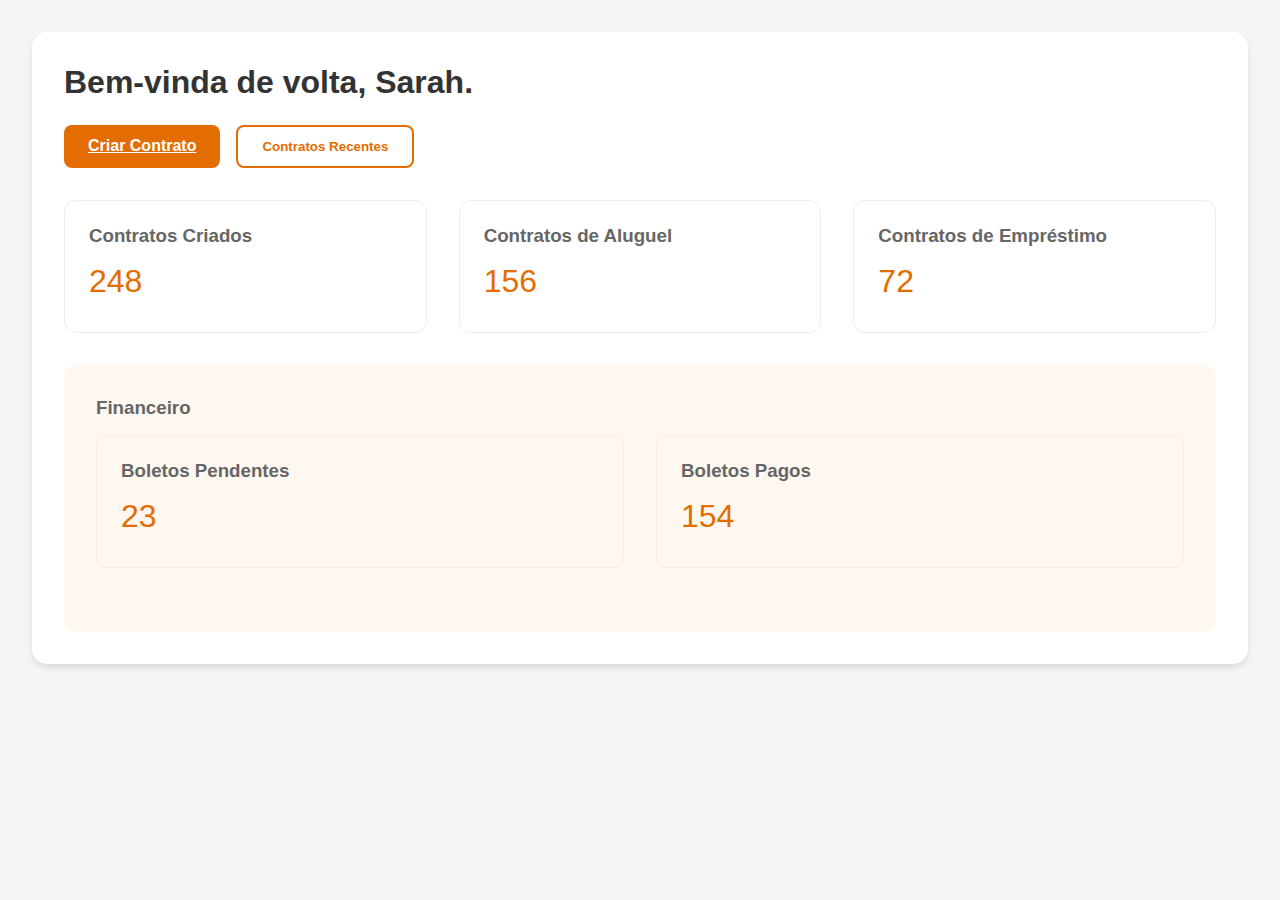
<file: index.html>
<!DOCTYPE html>
<html lang="pt-BR">
<head>
    <meta charset="UTF-8">
    <meta name="viewport" content="width=device-width, initial-scale=1.0">
    <title>Dashboard de Contratos</title>
    <style>
        * {
            margin: 0;
            padding: 0;
            box-sizing: border-box;
            font-family: Arial, sans-serif;
        }

        body {
            background: #f5f5f5;
            padding: 2rem;
        }

        .dashboard {
            background: white;
            padding: 2rem;
            border-radius: 15px;
            box-shadow: 0 4px 6px rgba(0, 0, 0, 0.1);
        }

        .welcome-section h1 {
            color: #333;
            margin-bottom: 1.5rem;
        }

        .button-group {
            display: flex;
            gap: 1rem;
            margin-bottom: 2rem;
        }

        .btn-primary {
            background: #E36D00;
            color: white;
            padding: 12px 24px;
            border: none;
            border-radius: 8px;
            cursor: pointer;
            font-weight: bold;
        }

        .btn-secondary {
            background: white;
            color: #E36D00;
            padding: 12px 24px;
            border: 2px solid #E36D00;
            border-radius: 8px;
            cursor: pointer;
            font-weight: bold;
        }

        .stats-grid {
            display: flex;
            gap: 2rem;
            margin-bottom: 2rem;
        }

        .stat-card {
            flex: 1;
            padding: 1.5rem;
            border-radius: 12px;
            border: 1px solid #eee;
        }

        .stat-number {
            font-size: 2rem;
            color: #E36D00;
            margin: 0.5rem 0;
        }

        .financial-card {
            background: #fff8f0;
            padding: 2rem;
            border-radius: 12px;
            margin-top: 2rem;
        }

        .section-title {
            color: #666;
            margin-bottom: 1rem;
        }

    </style>
</head>
<body>
    <div class="dashboard">
        <div class="welcome-section">
            <h1>Bem-vinda de volta, Sarah.</h1>
       <div class="button-group">
                <a href="contract.html" class="btn-primary">Criar Contrato</a>
                <button class="btn-secondary">Contratos Recentes</button>
            </div>
        </div>

        <div class="stats-grid">
            <div class="stat-card">
                <h3 class="section-title">Contratos Criados</h3>
                <div class="stat-number">248</div>
            </div>
            <div class="stat-card">
                <h3 class="section-title">Contratos de Aluguel</h3>
                <div class="stat-number">156</div>
            </div>
            <div class="stat-card">
                <h3 class="section-title">Contratos de Empréstimo</h3>
                <div class="stat-number">72</div>
            </div>
        </div>

        <div class="financial-card">
            <h3 class="section-title">Financeiro</h3>
            <div class="stats-grid">
                <div class="stat-card">
                    <h3 class="section-title">Boletos Pendentes</h3>
                    <div class="stat-number">23</div>
                </div>
                <div class="stat-card">
                    <h3 class="section-title">Boletos Pagos</h3>
                    <div class="stat-number">154</div>
                </div>
            </div>
        </div>
    </div>
</body>
</html>
</file>
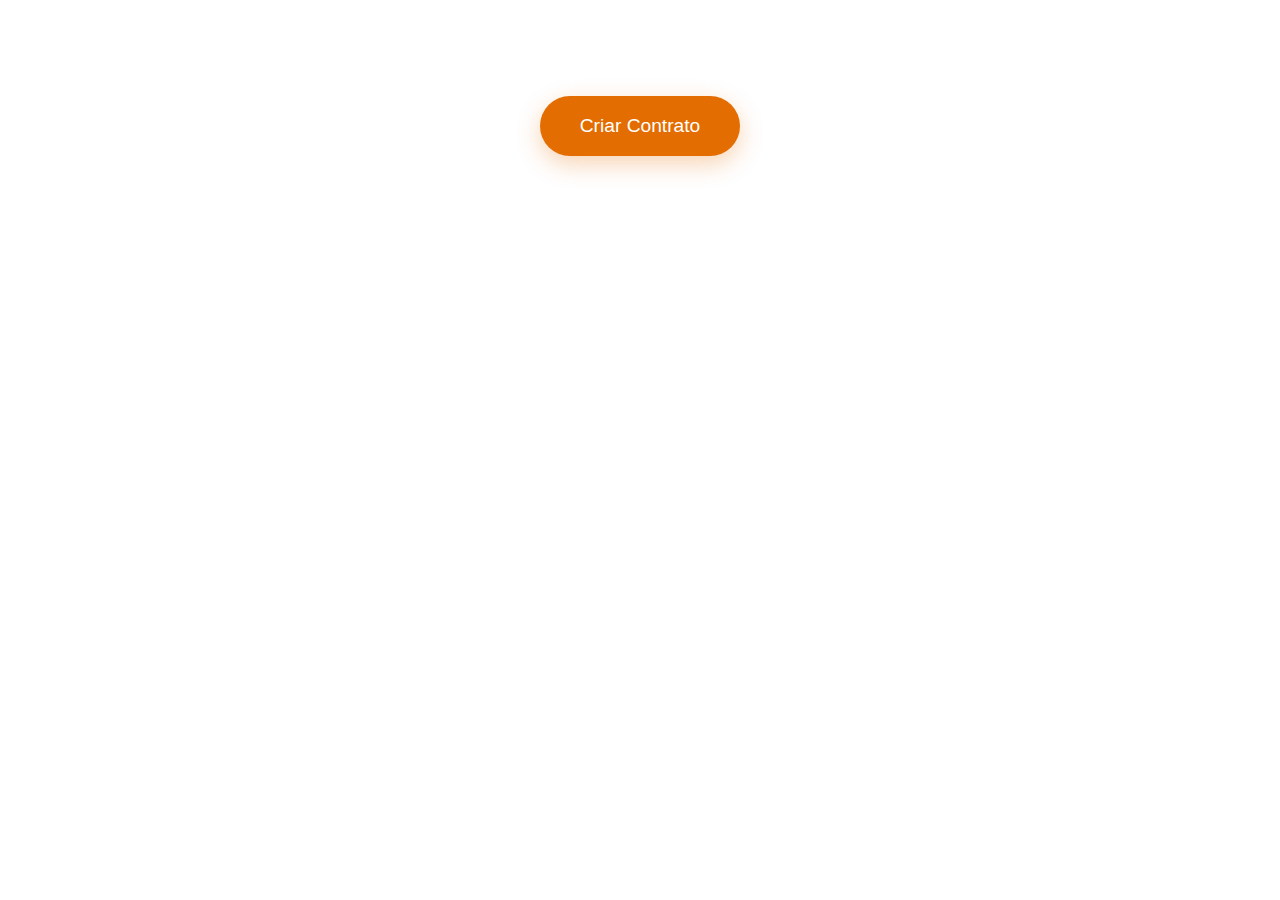
<file: contracts.html>
<!DOCTYPE html>
<html lang="pt-BR">
<head>
  <meta charset="UTF-8">
  <meta name="viewport" content="width=device-width, initial-scale=1.0">
  <title>Contratos Inteligentes | Fintech</title>
  <link href="https://fonts.googleapis.com/css2?family=Poppins:wght@400;500;600&display=swap" rel="stylesheet">
  <style>
    * {
      box-sizing: border-box;
      margin: 0;
      padding: 0;
    }
    body {
      font-family: 'Poppins', sans-serif;
      min-height: 100vh;
      background: #ffffff;
      color: #333;
      display: flex;
      flex-direction: column;
      align-items: center;
      padding: 2rem;
    }
    .main-button {
      background: #E36D00;
      border: none;
      color: #fff;
      padding: 1.2rem 2.5rem;
      border-radius: 50px;
      font-size: 1.2rem;
      cursor: pointer;
      transition: all 0.3s ease;
      margin-top: 4rem;
      box-shadow: 0 8px 24px rgba(227, 109, 0, 0.3);
    }
    .main-button:hover {
      background: #FF7F00;
      transform: translateY(-2px);
      box-shadow: 0 12px 32px rgba(227, 109, 0, 0.4);
    }
    .modal {
      display: none;
      position: fixed;
      top: 0;
      left: 0;
      width: 100%;
      height: 100%;
      background: rgba(0, 0, 0, 0.6);
      backdrop-filter: blur(5px);
      justify-content: center;
      align-items: center;
    }
    .modal-content {
      background: #ffffff;
      padding: 2rem;
      border-radius: 25px;
      width: 90%;
      max-width: 400px;
      box-shadow: 0 8px 32px rgba(0, 0, 0, 0.1);
      animation: fadeIn 0.5s ease;
    }
    @keyframes fadeIn {
      from { opacity: 0; }
      to { opacity: 1; }
    }
    .contract-option {
      background: #f8f8f8;
      border: 2px solid #eee;
      width: 100%;
      padding: 1.5rem;
      margin: 0.5rem 0;
      border-radius: 15px;
      color: #333;
      font-size: 1rem;
      cursor: pointer;
      transition: all 0.3s ease;
    }
    .contract-option:hover {
      background: #fff;
      border-color: #E36D00;
    }
    .disabled {
      background: #f8f8f8;
      color: #999;
      cursor: not-allowed;
    }
    .form-step {
      display: none;
      background: #fff;
      padding: 2rem;
      border-radius: 25px;
      width: 90%;
      max-width: 600px;
      margin: 1rem 0;
      box-shadow: 0 4px 24px rgba(0, 0, 0, 0.1);
    }
    .form-step.active {
      display: block;
    }
    label {
      display: block;
      margin-bottom: 0.5rem;
      font-weight: 500;
      color: #666;
    }
    input {
      width: 100%;
      padding: 1rem;
      margin: 1rem 0;
      background: #f8f8f8;
      border: 2px solid #eee;
      border-radius: 12px;
      color: #333;
      font-size: 1rem;
      transition: all 0.3s ease;
    }
    input:focus {
      border-color: #E36D00;
      outline: none;
    }
    input:read-only {
      background: #f0f0f0;
    }
    button[onclick*="nextStep"], button[onclick*="createDocument"] {
      background: #E36D00;
      color: #fff;
      border: none;
      padding: 1rem 2rem;
      border-radius: 12px;
      float: right;
      cursor: pointer;
      transition: all 0.3s ease;
    }
    button[onclick*="nextStep"]:hover, button[onclick*="createDocument"]:hover {
      background: #FF7F00;
    }
    .document-container {
      background: #fff;
      padding: 2rem;
      border-radius: 25px;
      width: 90%;
      max-width: 800px;
      margin: 2rem 0;
      display: none;
      box-shadow: 0 4px 24px rgba(0, 0, 0, 0.1);
    }
    .typing-animation {
      color: #333;
      line-height: 1.6;
      font-size: 1rem;
      border-right: 2px solid #E36D00;
      white-space: pre-wrap;
      overflow: hidden;
      animation: typing 3s steps(40) 1s forwards,
                 blink-caret 0.75s step-end infinite;
    }
    @keyframes typing {
      from { width: 0; }
      to { width: 100%; }
    }
    @keyframes blink-caret {
      from, to { border-color: transparent; }
      50% { border-color: #E36D00; }
    }
    .send-button {
      background: #E36D00;
      color: #fff;
      border: none;
      padding: 1.2rem 2.5rem;
      border-radius: 50px;
      font-size: 1.1rem;
      cursor: pointer;
      transition: all 0.3s ease;
      margin: 2rem 0;
      box-shadow: 0 4px 16px rgba(227, 109, 0, 0.3);
    }
    .send-button:hover {
      background: #FF7F00;
      transform: translateY(-2px);
    }
    .boletos-container {
      background: #fff;
      padding: 2rem;
      border-radius: 25px;
      width: 90%;
      max-width: 800px;
      margin: 2rem 0;
      box-shadow: 0 4px 24px rgba(0, 0, 0, 0.1);
      display: none;
    }
    .boletos-container h2 {
      margin-bottom: 1rem;
      text-align: center;
      color: #333;
    }
    .boleto {
      background: #f8f8f8;
      padding: 1.5rem;
      border-radius: 15px;
      margin: 1rem 0;
      transition: all 0.3s ease;
      border-left: 4px solid #E36D00;
    }
    .boleto:hover {
      transform: translateX(8px);
    }
  </style>
</head>
<body>
  <!-- Rest of the HTML remains exactly the same -->
  <button class="main-button" onclick="showModal()">Criar Contrato</button>

  <div id="modal" class="modal" onclick="closeModal(event)">
    <div class="modal-content">
      <button class="contract-option" onclick="selectContract('rent')">Contrato de Locação</button>
      <button class="contract-option disabled">Contrato de Empréstimo (Em Breve)</button>
    </div>
  </div>

  <div id="formStep1" class="form-step">
    <label>Endereço do Imóvel:</label>
    <input type="text" value="Av. Paulista, 1000 - São Paulo/SP" readonly>
    <button onclick="nextStep(1)">Próximo</button>
  </div>

  <div id="formStep2" class="form-step">
    <label>Valor do Aluguel Mensal:</label>
    <input type="text" value="R$ 3.500,00" readonly>
    <button onclick="nextStep(2)">Próximo</button>
  </div>

  <div id="formStep3" class="form-step">
    <label>Duração do Contrato (meses):</label>
    <input type="text" value="24" readonly>
    <button onclick="nextStep(3)">Próximo</button>
  </div>

  <div id="formStep4" class="form-step">
    <label>Nome do Locador:</label>
    <input type="text" value="Maria da Silva" readonly>
    <button onclick="createDocument()">Gerar Contrato</button>
  </div>

  <div class="document-container" id="documentContainer">
    <div class="typing-animation" id="contractContent"></div>
  </div>

  <div class="boletos-container" id="boletosContainer">
    <h2>Boletos Gerados</h2>
    <div id="boletosList"></div>
  </div>

  <button class="send-button" id="sendButton" style="display: none;">Enviar para Assinatura</button>

  <!-- JavaScript remains exactly the same -->
  <script>
    function showModal() {
      document.getElementById('modal').style.display = 'flex';
    }

    function closeModal(event) {
      if (event.target.id === 'modal') {
        document.getElementById('modal').style.display = 'none';
      }
    }

    function selectContract(type) {
      document.getElementById('modal').style.display = 'none';
      document.getElementById('formStep1').classList.add('active');
    }

    function nextStep(currentStep) {
      document.getElementById(`formStep${currentStep}`).classList.remove('active');
      document.getElementById(`formStep${currentStep + 1}`).classList.add('active');
    }

    function createDocument() {
      document.getElementById('formStep4').classList.remove('active');
      const content = `CONTRATO DE LOCAÇÃO RESIDENCIAL\n\n` +
                      `Entre as partes:\n` +
                      `Locador: Maria da Silva\n` +
                      `Locatário: [NOME DO LOCATÁRIO]\n\n` +
                      `Imóvel localizado: Av. Paulista, 1000 - São Paulo/SP\n` +
                      `Valor do aluguel: R$ 3.500,00 (três mil e quinhentos reais)\n` +
                      `Prazo: 24 meses\n\n` +
                      `Cláusulas:\n` +
                      `1. O locatário se compromete a...`;

      const contractContentElement = document.getElementById('contractContent');
      contractContentElement.textContent = content;
      document.getElementById('documentContainer').style.display = 'block';
      document.getElementById('sendButton').style.display = 'block';

      contractContentElement.removeEventListener('animationend', onTypingAnimationEnd);
      contractContentElement.addEventListener('animationend', onTypingAnimationEnd);
    }

    function onTypingAnimationEnd(e) {
      if (e.animationName === 'typing') {
        generateBoletos();
      }
    }

    function generateBoletos() {
      const boletosContainer = document.getElementById('boletosContainer');
      const boletosList = document.getElementById('boletosList');
      boletosList.innerHTML = '';

      const mockBoletos = [
        { id: 1, value: "R$ 1.750,00", dueDate: "10/03/2025" },
        { id: 2, value: "R$ 1.750,00", dueDate: "10/04/2025" },
        { id: 3, value: "R$ 1.750,00", dueDate: "10/05/2025" }
      ];

      mockBoletos.forEach(boleto => {
        const boletoDiv = document.createElement('div');
        boletoDiv.className = 'boleto';
        boletoDiv.innerHTML = `<p><strong>Boleto ${boleto.id}</strong></p>
                               <p>Valor: ${boleto.value}</p>
                               <p>Vencimento: ${boleto.dueDate}</p>`;
        boletosList.appendChild(boletoDiv);
      });

      boletosContainer.style.display = 'block';
    }
  </script>
</body>
</html>
</file>
